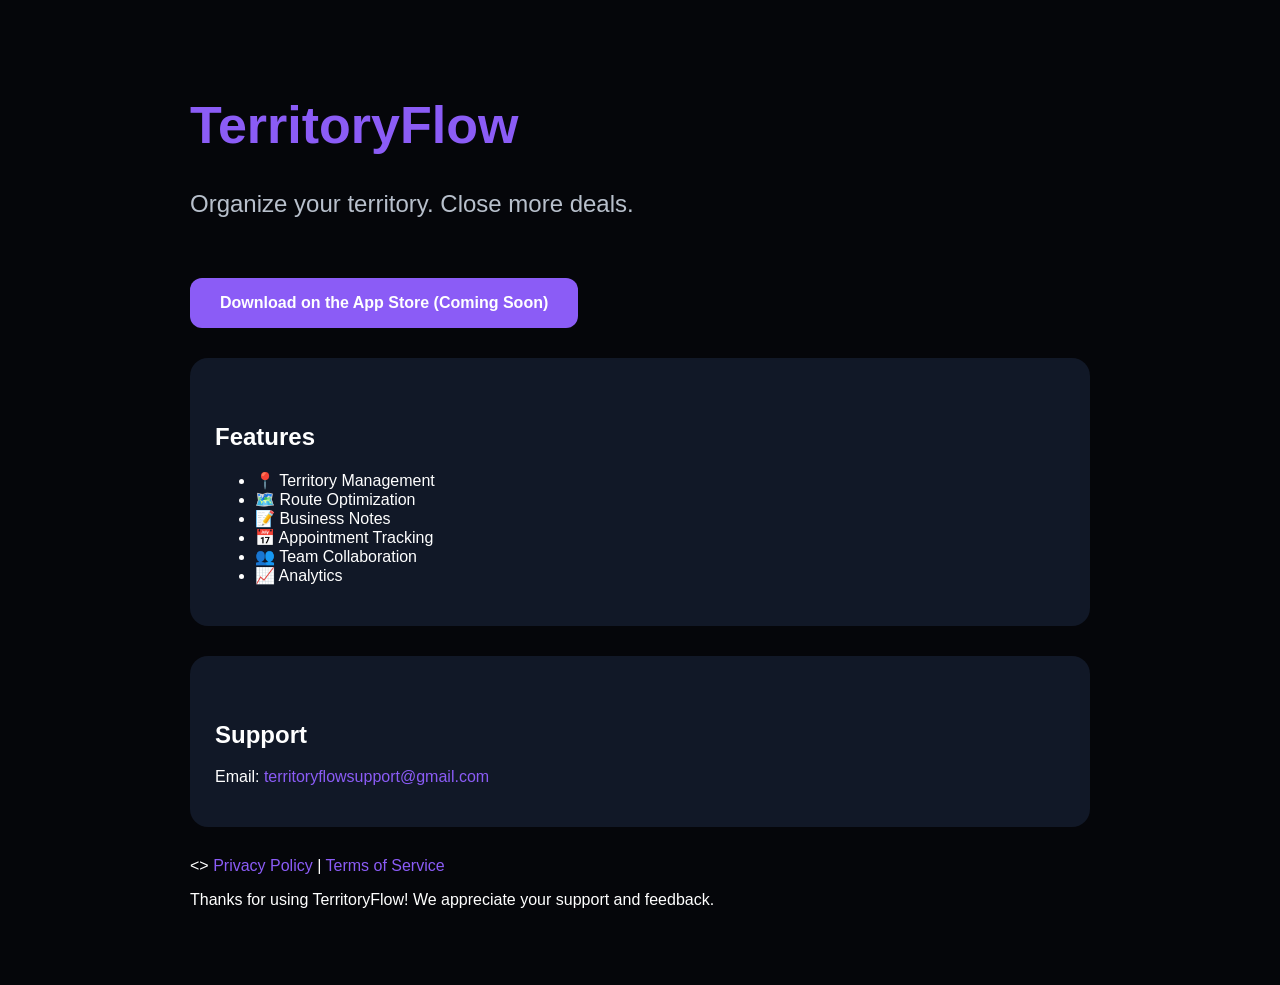
<file: index.HTML>
<!DOCTYPE html>
<html lang="en">
<head>
    <meta charset="UTF-8">
    <meta name="viewport" content="width=device-width, initial-scale=1.0">
    <title>TerritoryFlow</title>
    <link rel="stylesheet" href="style.css">
</head>
<body>

<div class="container">

<h1>TerritoryFlow</h1>

<p class="subtitle">
Organize your territory. Close more deals.
</p>

<a class="button" href="#">
Download on the App Store (Coming Soon)
</a>

<div class="card">

<h2>Features</h2>

<ul>
<li>📍 Territory Management</li>
<li>🗺️ Route Optimization</li>
<li>📝 Business Notes</li>
<li>📅 Appointment Tracking</li>
<li>👥 Team Collaboration</li>
<li>📈 Analytics</li>

</ul>

</div>

<div class="card">

<h2>Support</h2>

<p>
Email:
<a href="mailto:territoryflowsupport@gmail.com">
territoryflowsupport@gmail.com
</a>
</p>

</div>

<>

<a href="privacy.html">Privacy Policy</a>

|

<a href="terms.html">Terms of Service</a>
<p></p>Thanks for using TerritoryFlow! We appreciate your support and feedback.</p>

</footer>

</div>

</body>
</html>
</file>
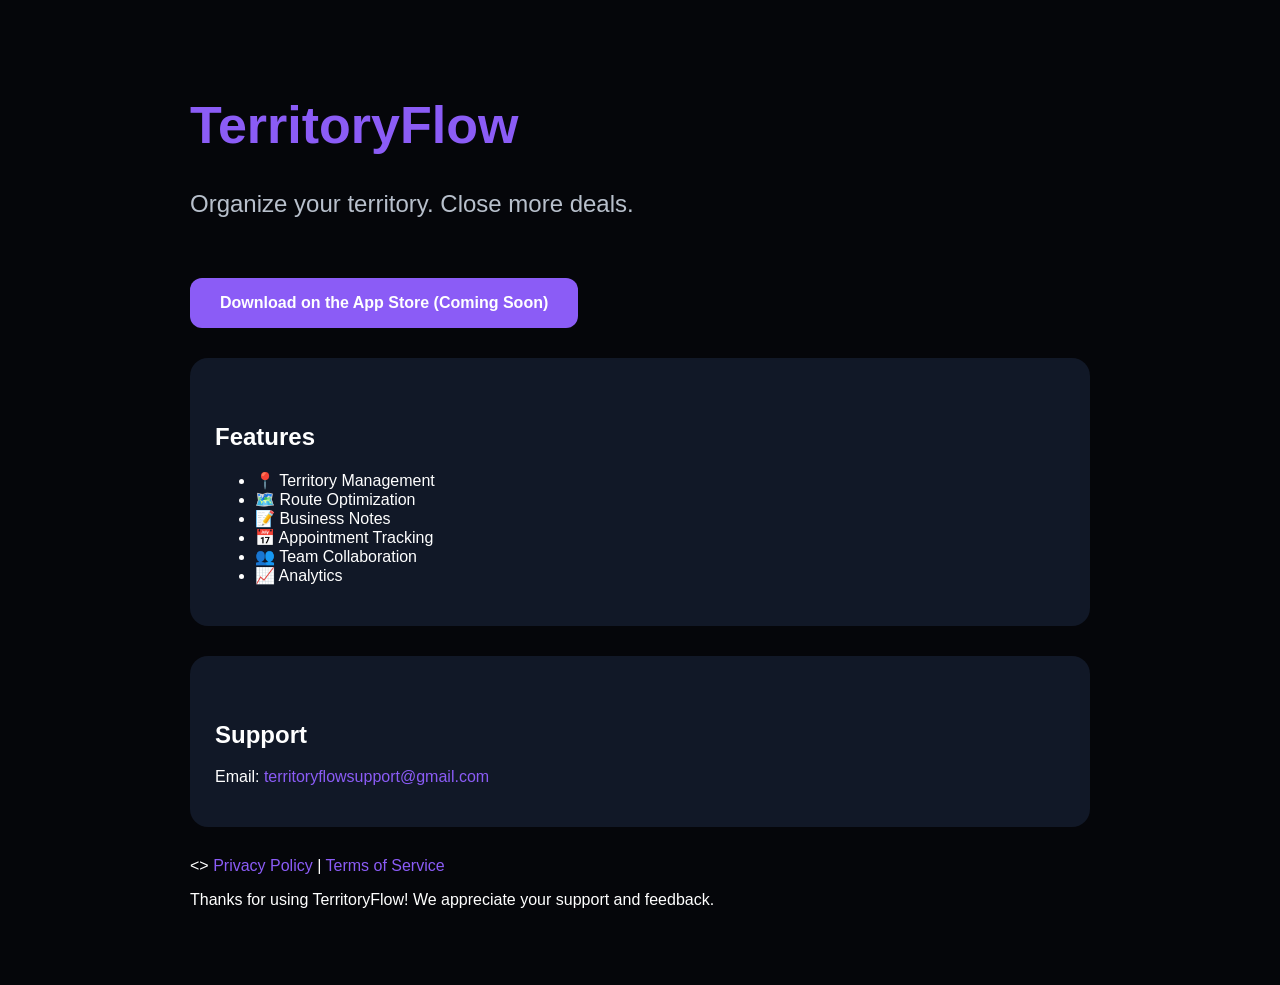
<file: index.html>
<!DOCTYPE html>
<html lang="en">
<head>
    <meta charset="UTF-8">
    <meta name="viewport" content="width=device-width, initial-scale=1.0">
    <title>TerritoryFlow</title>
    <link rel="stylesheet" href="style.css">
</head>
<body>

<div class="container">

<h1>TerritoryFlow</h1>

<p class="subtitle">
Organize your territory. Close more deals.
</p>

<a class="button" href="#">
Download on the App Store (Coming Soon)
</a>

<div class="card">

<h2>Features</h2>

<ul>
<li>📍 Territory Management</li>
<li>🗺️ Route Optimization</li>
<li>📝 Business Notes</li>
<li>📅 Appointment Tracking</li>
<li>👥 Team Collaboration</li>
<li>📈 Analytics</li>

</ul>

</div>

<div class="card">

<h2>Support</h2>

<p>
Email:
<a href="mailto:territoryflowsupport@gmail.com">
territoryflowsupport@gmail.com
</a>
</p>

</div>

<>

<a href="privacy.html">Privacy Policy</a>

|

<a href="terms.html">Terms of Service</a>
<p></p>Thanks for using TerritoryFlow! We appreciate your support and feedback.</p>

</footer>

</div>

</body>
</html>
</file>
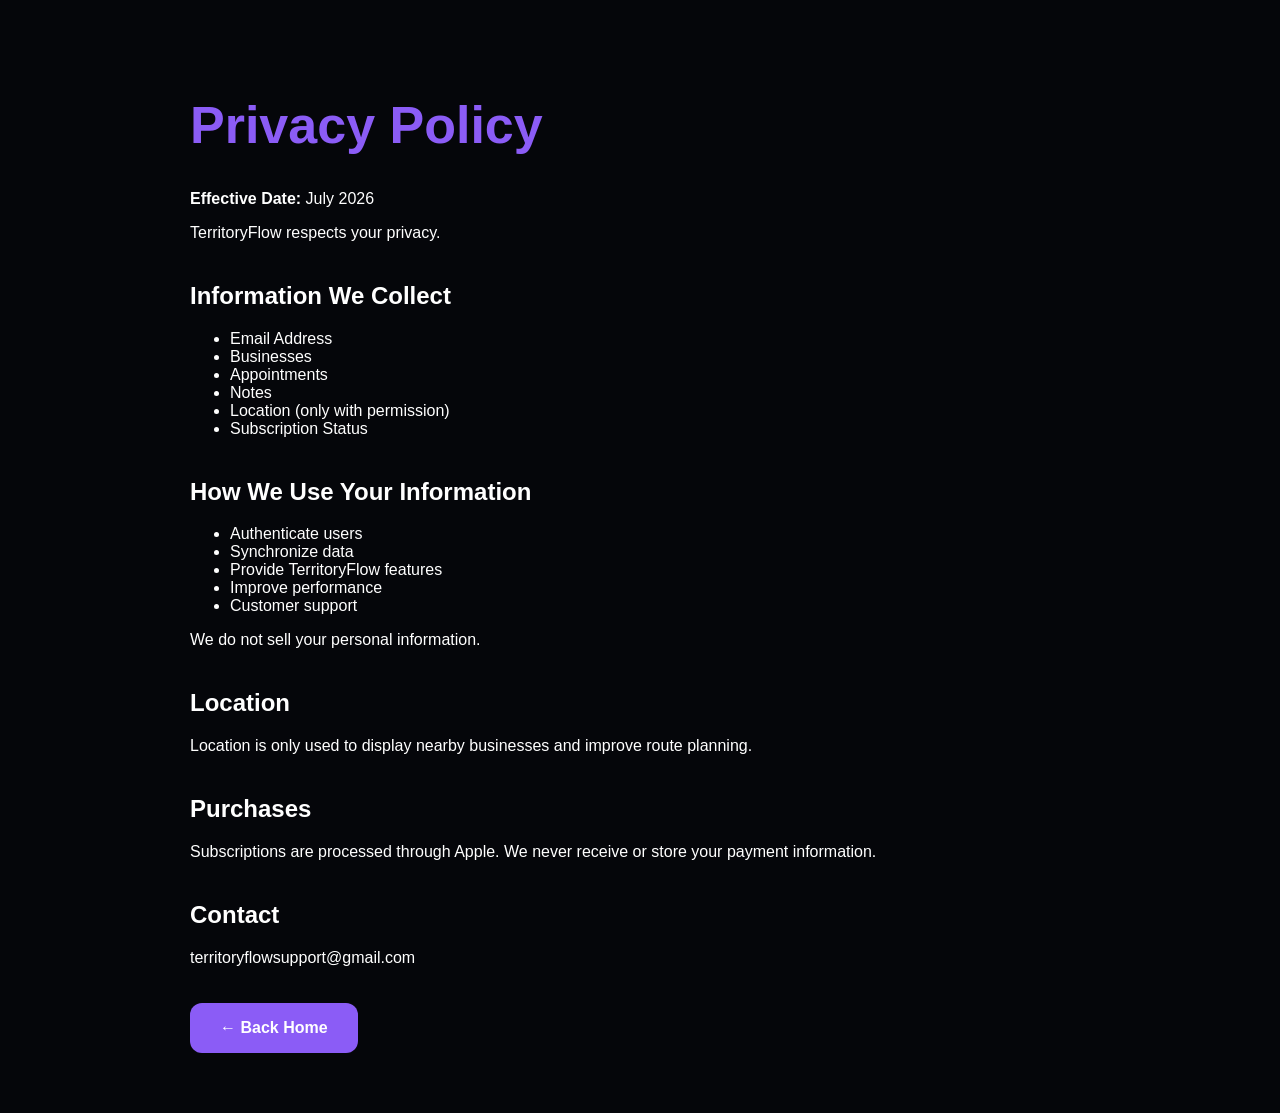
<file: privacy.html>
<!DOCTYPE html>
<html>
<head>
<meta charset="UTF-8">
<title>Privacy Policy</title>
<link rel="stylesheet" href="style.css">
</head>

<body>

<div class="container">

<h1>Privacy Policy</h1>

<p><strong>Effective Date:</strong> July 2026</p>

<p>
TerritoryFlow respects your privacy.
</p>

<h2>Information We Collect</h2>

<ul>

<li>Email Address</li>

<li>Businesses</li>

<li>Appointments</li>

<li>Notes</li>

<li>Location (only with permission)</li>

<li>Subscription Status</li>

</ul>

<h2>How We Use Your Information</h2>

<ul>

<li>Authenticate users</li>

<li>Synchronize data</li>

<li>Provide TerritoryFlow features</li>

<li>Improve performance</li>

<li>Customer support</li>

</ul>

<p>

We do not sell your personal information.

</p>

<h2>Location</h2>

<p>

Location is only used to display nearby businesses and improve route planning.

</p>

<h2>Purchases</h2>

<p>

Subscriptions are processed through Apple.

We never receive or store your payment information.

</p>

<h2>Contact</h2>

<p>

territoryflowsupport@gmail.com

</p>

<a class="button" href="index.html">

← Back Home

</a>

</div>

</body>

</html>
</file>
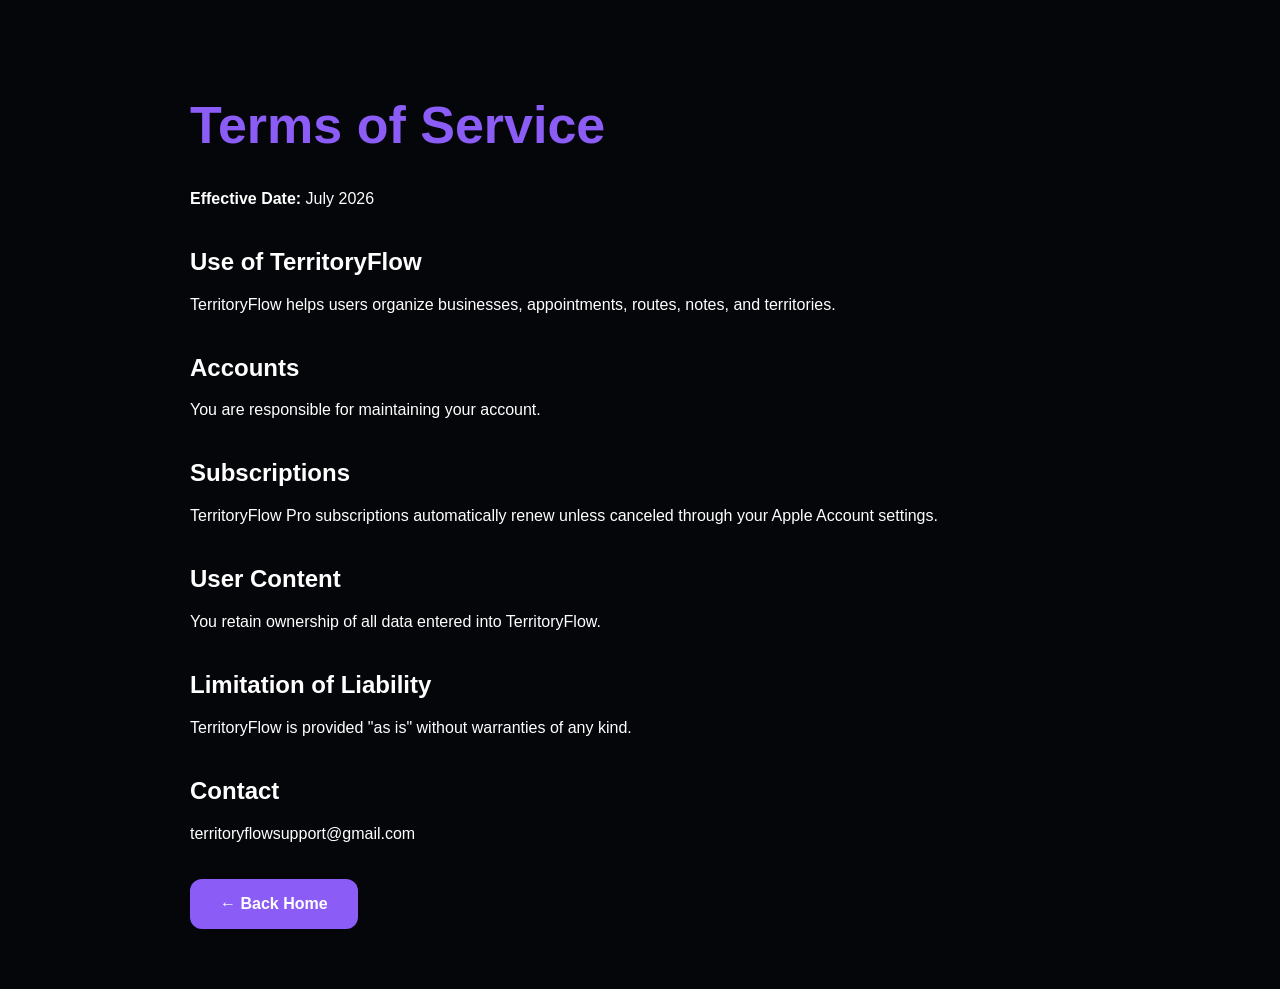
<file: terms.html>
<!DOCTYPE html>
<html>
<head>
<meta charset="UTF-8">
<title>Terms of Service</title>
<link rel="stylesheet" href="style.css">
</head>

<body>

<div class="container">

<h1>Terms of Service</h1>

<p><strong>Effective Date:</strong> July 2026</p>

<h2>Use of TerritoryFlow</h2>

<p>

TerritoryFlow helps users organize businesses, appointments, routes, notes, and territories.

</p>

<h2>Accounts</h2>

<p>

You are responsible for maintaining your account.

</p>

<h2>Subscriptions</h2>

<p>

TerritoryFlow Pro subscriptions automatically renew unless canceled through your Apple Account settings.

</p>

<h2>User Content</h2>

<p>

You retain ownership of all data entered into TerritoryFlow.

</p>

<h2>Limitation of Liability</h2>

<p>

TerritoryFlow is provided "as is" without warranties of any kind.

</p>

<h2>Contact</h2>

<p>

territoryflowsupport@gmail.com

</p>

<a class="button" href="index.html">

← Back Home

</a>

</div>

</body>

</html>
</file>
<file: style.css>
body{
    background:#05060A;
    color:white;
    font-family:Arial,Helvetica,sans-serif;
    margin:0;
}

.container{
    width:90%;
    max-width:900px;
    margin:auto;
    padding:60px 20px;
}

h1{
    font-size:52px;
    color:#8B5CF6;
}

h2{
    margin-top:40px;
}

.subtitle{
    font-size:24px;
    color:#B8C0CC;
    margin-bottom:40px;
}

.card{
    background:#111827;
    border-radius:18px;
    padding:25px;
    margin:30px 0;
}

.button{

display:inline-block;

padding:16px 30px;

background:#8B5CF6;

color:white;

text-decoration:none;

border-radius:12px;

font-weight:bold;

margin-top:20px;

}

.button:hover{

background:#7C3AED;

}

a{

color:#8B5CF6;

text-decoration:none;

}

footer{

margin-top:50px;

font-size:18px;

}
</file>
